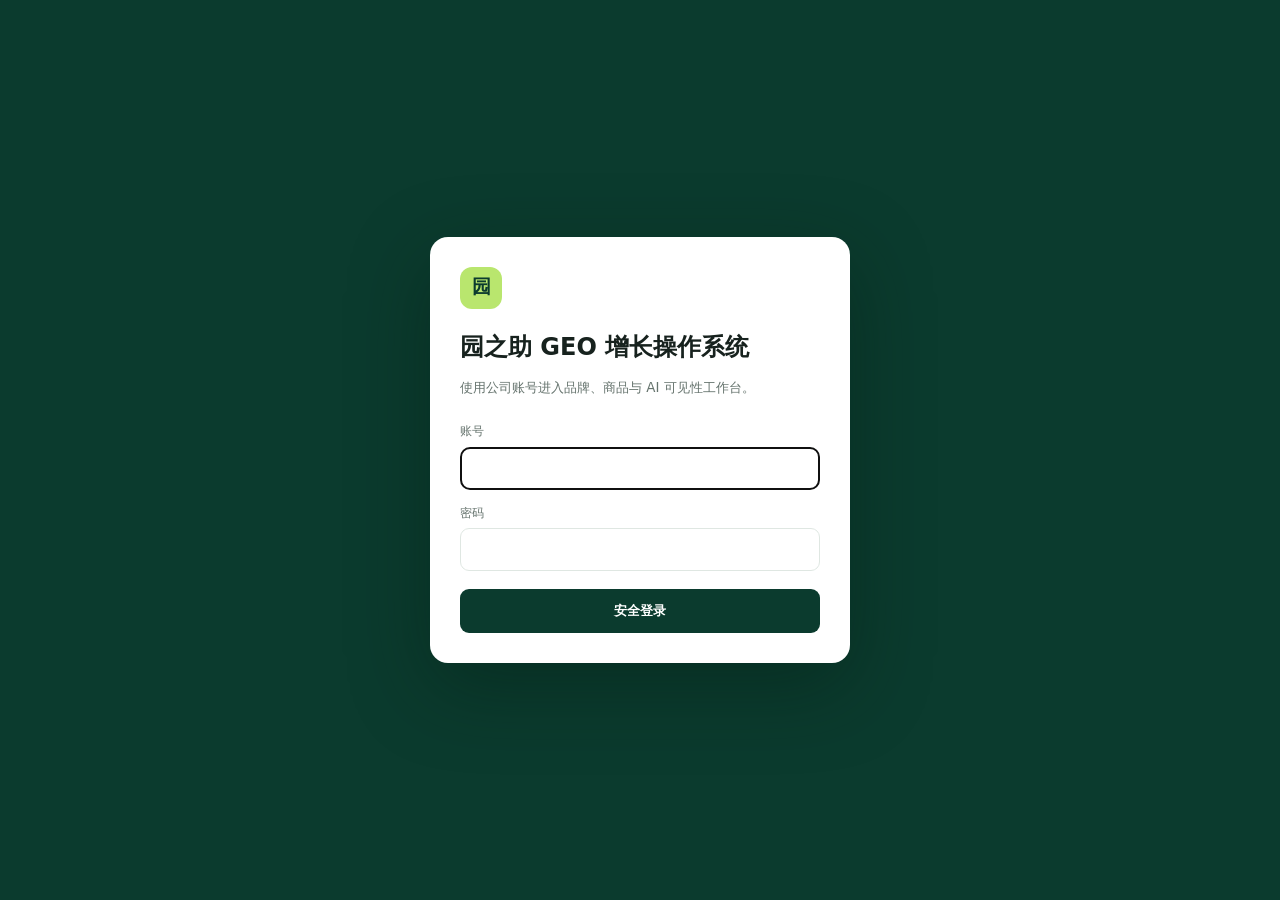
<file: login.html>
<!doctype html><html lang="zh-CN"><head><meta charset="utf-8"><meta name="viewport" content="width=device-width,initial-scale=1"><title>登录 · 园之助 GEO</title><link rel="stylesheet" href="styles_v3.css"><style>body{min-height:100vh;display:grid;place-items:center;background:#0b3b2e}.login{width:min(420px,calc(100% - 32px));background:#fff;border-radius:18px;padding:30px;box-shadow:0 24px 80px #001b1266}.login .brand-mark{margin-bottom:20px}.login h1{font-size:1.5rem;margin:0 0 6px}.login p{color:#65736d;font-size:.84rem}.login form{display:grid;gap:14px;margin-top:24px}.login label{font-size:.78rem;color:#65736d}.login input{display:block;width:100%;margin-top:6px;padding:11px;border:1px solid #dfe7e2;border-radius:9px}.login button{margin-top:4px;padding:11px}.error{color:#b13f38;background:#ffedeb;border-radius:8px;padding:9px;font-size:.78rem}</style></head><body><main class="login"><span class="brand-mark">园</span><h1>园之助 GEO 增长操作系统</h1><p>使用公司账号进入品牌、商品与 AI 可见性工作台。</p><form id="login-form"><label>账号<input name="username" autocomplete="username" required autofocus></label><label>密码<input name="password" type="password" autocomplete="current-password" required></label><div class="error hidden" id="error"></div><button class="primary">安全登录</button></form></main><script src="login.js"></script></body></html>
</file>
<file: styles_v3.css>
:root{--ink:#17221e;--muted:#65736d;--line:#dfe7e2;--paper:#f4f7f5;--card:#fff;--green:#0b3b2e;--green2:#176c50;--lime:#b9e66e;--soft:#e8f2ec;--amber:#d88b22;--red:#c64b42;--blue:#386a8c;--shadow:0 10px 32px rgba(22,49,39,.07)}*{box-sizing:border-box}html{font-size:16px}body{margin:0;background:var(--paper);color:var(--ink);font-family:Inter,"PingFang SC","Microsoft YaHei",system-ui,sans-serif;line-height:1.5}button,input,select{font:inherit}button{cursor:pointer}.app-shell{display:grid;grid-template-columns:248px minmax(0,1fr);min-height:100vh}.sidebar{position:sticky;top:0;height:100vh;background:var(--green);color:#fff;padding:28px 18px 20px;display:flex;flex-direction:column}.brand-lockup{display:flex;align-items:center;gap:12px;padding:0 10px 30px}.brand-mark{width:42px;height:42px;border-radius:12px;display:grid;place-items:center;background:var(--lime);color:var(--green);font-weight:900;font-size:1.2rem}.brand-lockup b{display:block;font-size:1.1rem}.brand-lockup small{color:#a9c2b8;font-size:.75rem;letter-spacing:.08em}.sidebar nav{display:grid;gap:5px}.nav-item{border:0;background:transparent;color:#c2d2cc;padding:12px 13px;border-radius:10px;text-align:left;display:flex;gap:12px;align-items:center;font-size:.9rem}.nav-item span{font-size:.68rem;color:#79998c;letter-spacing:.08em}.nav-item:hover,.nav-item.active{background:#17513f;color:#fff}.nav-item.active span{color:var(--lime)}.sidebar-foot{margin-top:auto;border-top:1px solid #2b5a4a;padding:18px 9px 0;display:flex;gap:10px;align-items:center}.sidebar-foot b,.sidebar-foot small{display:block}.sidebar-foot b{font-size:.82rem}.sidebar-foot small{font-size:.7rem;color:#9db8ad}.live-dot{width:8px;height:8px;border-radius:50%;background:var(--lime);box-shadow:0 0 0 5px rgba(185,230,110,.12)}main{min-width:0;padding:0 34px 50px}.topbar{height:96px;display:flex;align-items:center;border-bottom:1px solid var(--line);margin-bottom:26px;gap:14px}.topbar h1{font-size:1.55rem;margin:2px 0 0;letter-spacing:-.03em}.eyebrow{font-size:.67rem;letter-spacing:.13em;font-weight:800;color:var(--green2);margin:0;text-transform:uppercase}.top-actions{margin-left:auto;display:flex;align-items:center;gap:9px}.sample-badge,.count{font-size:.72rem;padding:5px 9px;border-radius:20px;background:#edf1ef;color:var(--muted);white-space:nowrap}.count.danger{background:#fff0ed;color:var(--red)}button.primary,button.ghost,.text-btn{border-radius:9px;padding:9px 13px;border:1px solid transparent;font-weight:700;font-size:.84rem}button.primary{background:var(--green);color:#fff}button.primary:hover{background:#14523f}button.ghost{background:#fff;border-color:var(--line);color:var(--ink)}.text-btn{background:transparent;color:var(--green2);padding:6px}.menu-btn{display:none;border:0;background:transparent;font-size:1.4rem}.view{display:none}.view.active{display:block}.market-switch,.tabs,.task-filters{display:inline-flex;background:#e7ece9;border-radius:10px;padding:4px;gap:3px}.market-switch{margin-bottom:18px}.market-switch button,.tabs button,.task-filters button{border:0;background:transparent;border-radius:7px;padding:8px 12px;color:var(--muted);font-size:.82rem}.market-switch button.active,.tabs button.active,.task-filters button.active{background:#fff;color:var(--green);font-weight:800;box-shadow:0 2px 10px rgba(27,55,44,.06)}.metric-grid{display:grid;grid-template-columns:repeat(6,1fr);gap:12px;margin-bottom:16px}.metric-card{background:var(--card);border:1px solid var(--line);border-radius:13px;padding:16px}.metric-card small{display:block;color:var(--muted);font-size:.72rem;min-height:32px}.metric-card b{font-size:1.5rem;display:block;margin:7px 0 3px;letter-spacing:-.04em}.delta{font-size:.7rem;color:var(--green2)}.delta.down{color:var(--red)}.command-grid{display:grid;grid-template-columns:1.05fr 1.05fr .9fr;gap:14px}.panel,.table-card{background:var(--card);border:1px solid var(--line);border-radius:14px;box-shadow:var(--shadow)}.panel{padding:18px}.panel-head,.section-intro,.view-toolbar{display:flex;align-items:center;justify-content:space-between;gap:18px}.panel-head{margin-bottom:13px}.panel h2,.section-intro h2{font-size:1.03rem;margin:2px 0}.section-intro{margin-bottom:20px}.section-intro h2{font-size:1.3rem}.section-intro p:not(.eyebrow){margin:5px 0 0;color:var(--muted);font-size:.86rem}.signal,.priority-row,.claim-row,.conflict-row,.outcome-row{display:flex;gap:11px;padding:12px 0;border-top:1px solid #edf1ef}.signal:first-child,.priority-row:first-child,.claim-row:first-child,.conflict-row:first-child{border-top:0}.signal-icon{width:28px;height:28px;border-radius:8px;background:#fff1e5;color:var(--amber);display:grid;place-items:center;flex:0 0 auto;font-weight:900}.signal.danger .signal-icon{background:#ffedeb;color:var(--red)}.signal b,.priority-row b,.claim-row b,.conflict-row b{display:block;font-size:.84rem}.signal small,.priority-row small,.claim-row small,.conflict-row small{color:var(--muted);font-size:.72rem}.priority-rank{font-size:.7rem;font-weight:900;color:var(--green2);padding-top:2px}.priority-row button{margin-left:auto;align-self:center}.radar{height:180px;position:relative;margin-top:4px;background:radial-gradient(circle,#fff 0 14%,transparent 15%),radial-gradient(circle,transparent 0 31%,#dbe6e0 32% 32.8%,transparent 33%),radial-gradient(circle,transparent 0 55%,#dbe6e0 56% 56.8%,transparent 57%),radial-gradient(circle,transparent 0 79%,#dbe6e0 80% 80.8%,transparent 81%);border-radius:50%}.radar::before,.radar::after{content:"";position:absolute;background:#e5ebe8}.radar::before{width:1px;height:100%;left:50%}.radar::after{height:1px;width:100%;top:50%}.radar-dot{position:absolute;width:13px;height:13px;border-radius:50%;background:var(--lime);border:3px solid var(--green);z-index:1}.radar-dot.hot{width:17px;height:17px;background:#ffb44a}.radar-labels{display:flex;flex-wrap:wrap;gap:6px;margin-top:10px}.radar-labels span{background:#f0f5f2;border-radius:20px;padding:5px 8px;font-size:.68rem}.battle-grid{display:grid;grid-template-columns:repeat(3,1fr);gap:14px;margin-top:14px}.battle-card{background:var(--green);color:#fff;border-radius:14px;padding:18px;min-height:145px;position:relative;overflow:hidden}.battle-card:nth-child(2){background:#244f69}.battle-card:nth-child(3){background:#342f3e}.battle-card::after{content:"";position:absolute;width:120px;height:120px;border:22px solid rgba(255,255,255,.06);border-radius:50%;right:-55px;bottom:-70px}.battle-card small{color:#b9ccc5}.battle-card h3{margin:8px 0;font-size:1.05rem}.battle-card strong{font-size:1.7rem}.battle-card p{font-size:.76rem;color:#c9dad4;margin:3px 0}.view-toolbar{margin-bottom:17px}.filter-bar{display:grid;grid-template-columns:2fr 1fr 1fr;gap:10px;margin-bottom:12px}.filter-bar input,.filter-bar select,.scan-form input,.section-intro select,.modal input,.modal select,.modal textarea{border:1px solid var(--line);background:#fff;border-radius:9px;padding:10px 11px;color:var(--ink);width:100%}.table-card{overflow:auto;box-shadow:none}table{border-collapse:collapse;width:100%;min-width:850px}th,td{text-align:left;border-bottom:1px solid #edf1ef;padding:13px 14px;font-size:.78rem}th{color:var(--muted);font-size:.68rem;letter-spacing:.04em;background:#fafcfb}.question-cell{max-width:340px}.question-cell b{display:block;font-size:.83rem}.question-cell small{color:var(--muted)}.status-pill{display:inline-block;border-radius:20px;padding:4px 8px;font-size:.68rem;background:#edf1ef}.status-pill.good{background:#e1f3e8;color:#176343}.status-pill.bad{background:#ffedeb;color:#a73e37}.score{font-weight:900;color:var(--green)}td button{border:0;background:transparent;color:var(--green2);font-weight:800}.tab-pane{display:none}.tab-pane.active{display:block}.answer-lab,.source-layout{display:grid;grid-template-columns:1.1fr .9fr;gap:15px}.answer-card{padding:19px;background:#fff;border:1px solid var(--line);border-radius:14px}.answer-card h3{font-size:1rem;margin:5px 0 12px}.answer-copy{background:#f7f9f8;border-left:3px solid var(--green2);padding:14px;border-radius:0 8px 8px 0;font-size:.85rem;line-height:1.8}.answer-meta{display:flex;gap:7px;flex-wrap:wrap;margin-top:12px}.answer-meta span{font-size:.68rem;background:#edf3ef;padding:5px 8px;border-radius:20px}.source-bar{margin:13px 0}.source-bar div{display:flex;justify-content:space-between;font-size:.76rem;margin-bottom:4px}.source-bar i{height:7px;display:block;border-radius:10px;background:#edf1ef;overflow:hidden}.source-bar i::after{content:"";display:block;height:100%;width:var(--w);background:var(--green2);border-radius:10px}.truth-metrics{display:grid;grid-template-columns:repeat(4,1fr);gap:12px;margin-bottom:14px}.truth-stat{background:#fff;border:1px solid var(--line);border-radius:13px;padding:16px}.truth-stat b{font-size:1.3rem;display:block}.truth-stat small{color:var(--muted)}.split-layout{display:grid;grid-template-columns:1.2fr .8fr;gap:14px}.legend{font-size:.68rem;color:var(--muted)}.legend i{display:inline-block;width:7px;height:7px;border-radius:50%;margin:0 4px 0 8px}.legend .ok{background:var(--green2)}.legend .warn{background:var(--amber)}.claim-row,.conflict-row{align-items:flex-start}.row-status{width:8px;height:8px;border-radius:50%;background:var(--green2);margin-top:6px;flex:0 0 auto}.row-status.warn{background:var(--amber)}.claim-row time{margin-left:auto;color:var(--muted);font-size:.68rem}.platform-chips{display:flex;gap:4px;flex-wrap:wrap;margin-top:5px}.platform-chips span{background:#edf1ef;border-radius:4px;padding:2px 5px;font-size:.62rem}.workflow-strip{display:flex;align-items:center;background:#fff;border:1px solid var(--line);padding:13px 16px;border-radius:13px;margin-bottom:14px;gap:12px;overflow:auto}.workflow-strip div{display:flex;align-items:center;gap:7px;white-space:nowrap;font-size:.76rem;color:var(--muted)}.workflow-strip div span{width:24px;height:24px;border-radius:50%;display:grid;place-items:center;background:#edf1ef;font-weight:800}.workflow-strip div.active{color:var(--green);font-weight:800}.workflow-strip div.active span{background:var(--lime)}.workflow-strip i{color:#aab7b2}.content-grid,.task-board{display:grid;grid-template-columns:repeat(3,1fr);gap:13px}.content-card,.task-card{background:#fff;border:1px solid var(--line);border-radius:13px;padding:16px}.card-top{display:flex;justify-content:space-between;align-items:center}.content-card h3,.task-card h3{font-size:.92rem;margin:12px 0 7px}.content-card p,.task-card p{font-size:.76rem;color:var(--muted)}.progress{height:6px;background:#edf1ef;border-radius:10px;overflow:hidden;margin:13px 0}.progress i{display:block;height:100%;background:var(--green2);width:var(--w)}.card-foot{display:flex;justify-content:space-between;align-items:center;font-size:.69rem;color:var(--muted)}.channel-hero{display:grid;grid-template-columns:1.1fr .9fr;gap:14px}.channel-main{background:var(--green);color:#fff;border-radius:16px;padding:24px}.channel-main .eyebrow{color:var(--lime)}.channel-main h2{font-size:1.35rem;margin:7px 0}.channel-main p{color:#c4d7d0;font-size:.84rem;max-width:650px}.channel-kpis{display:grid;grid-template-columns:repeat(3,1fr);gap:8px;margin-top:20px}.channel-kpis div{background:rgba(255,255,255,.08);padding:12px;border-radius:9px}.channel-kpis b,.channel-kpis small{display:block}.channel-kpis b{font-size:1.2rem}.channel-kpis small{color:#b8ccc4;font-size:.67rem}.channel-side{display:grid;gap:12px}.scan-form{display:grid;grid-template-columns:1.4fr 1fr auto;gap:12px;align-items:end;margin-bottom:13px}.scan-form label{font-size:.74rem;color:var(--muted)}.scan-form input{display:block;margin-top:5px}.hidden{display:none!important}.scan-status{padding:13px;background:#fff4df;border:1px solid #f0d5a2;border-radius:10px;margin:10px 0;font-size:.82rem}.scan-output{background:#fff;border:1px solid var(--line);border-radius:14px;padding:20px}.scan-score{display:flex;gap:18px;align-items:center}.score-orb{width:78px;height:78px;border-radius:50%;display:grid;place-items:center;background:var(--green);color:#fff}.score-orb b{font-size:1.6rem}.scan-facts{display:flex;gap:8px;flex-wrap:wrap;margin:10px 0}.scan-facts span{font-size:.7rem;background:#edf1ef;padding:5px 8px;border-radius:20px}.issue-list{display:grid;grid-template-columns:repeat(2,1fr);gap:8px;margin-top:14px}.issue{padding:11px;background:#faf5ee;border-radius:8px;font-size:.75rem}.task-card{position:relative}.task-card.done{opacity:.58}.task-card .impact{font-size:.68rem;color:var(--green2);font-weight:800}.task-card button{width:100%;border:1px solid var(--line);background:#fff;padding:8px;border-radius:8px;color:var(--green);font-weight:800}.funnel{display:grid;grid-template-columns:repeat(5,1fr);gap:0;margin:8px 0 16px}.funnel-step{background:#fff;border:1px solid var(--line);padding:18px;position:relative}.funnel-step:first-child{border-radius:13px 0 0 13px}.funnel-step:last-child{border-radius:0 13px 13px 0}.funnel-step:not(:last-child)::after{content:"›";position:absolute;right:-7px;top:27px;z-index:1;background:var(--paper);color:var(--muted);width:14px;text-align:center}.funnel-step b{display:block;font-size:1.3rem}.funnel-step small{color:var(--muted);font-size:.7rem}.chart{height:220px;display:flex;align-items:end;gap:10px;padding:20px 5px 0}.chart-bar{flex:1;background:linear-gradient(var(--lime),var(--green2));height:var(--h);border-radius:6px 6px 0 0;position:relative}.chart-bar span{position:absolute;bottom:-23px;width:100%;text-align:center;font-size:.65rem;color:var(--muted)}.outcome-row{justify-content:space-between}.outcome-row span{font-size:.78rem}.outcome-row b{font-size:.88rem}.modal-backdrop{position:fixed;inset:0;background:rgba(6,25,18,.6);z-index:20;display:grid;place-items:center;padding:20px}.modal{width:min(620px,100%);max-height:88vh;overflow:auto;background:#fff;border-radius:16px;padding:24px;position:relative;box-shadow:0 24px 70px rgba(0,0,0,.25)}.modal-close{position:absolute;right:13px;top:10px;border:0;background:transparent;font-size:1.6rem;color:var(--muted)}.modal h2{margin:0 0 5px}.modal .modal-sub{color:var(--muted);font-size:.82rem}.modal form{display:grid;gap:12px;margin-top:18px}.modal label{font-size:.75rem;color:var(--muted)}.modal textarea{min-height:100px;resize:vertical}.modal-actions{display:flex;justify-content:flex-end;gap:8px;margin-top:6px}.detail-grid{display:grid;grid-template-columns:repeat(2,1fr);gap:8px;margin:16px 0}.detail-grid div{background:#f3f6f4;padding:10px;border-radius:8px}.detail-grid small,.detail-grid b{display:block}.detail-grid small{color:var(--muted);font-size:.68rem}.detail-grid b{font-size:.82rem;margin-top:3px}.toast{position:fixed;right:24px;bottom:24px;background:var(--green);color:#fff;padding:11px 15px;border-radius:9px;box-shadow:var(--shadow);z-index:30;font-size:.82rem}
@media(max-width:1200px){.metric-grid{grid-template-columns:repeat(3,1fr)}.command-grid{grid-template-columns:1fr 1fr}.opportunity-panel{grid-column:1/-1}.radar{height:150px;width:150px;margin:auto}.content-grid,.task-board{grid-template-columns:repeat(2,1fr)}}
@media(max-width:850px){.app-shell{grid-template-columns:1fr}.sidebar{position:fixed;z-index:10;transform:translateX(-100%);transition:.2s;width:248px}.sidebar.open{transform:translateX(0)}main{padding:0 16px 35px}.menu-btn{display:block}.topbar{height:80px}.top-actions .sample-badge,.top-actions .ghost{display:none}.command-grid,.battle-grid,.split-layout,.answer-lab,.source-layout,.channel-hero{grid-template-columns:1fr}.metric-grid{grid-template-columns:repeat(2,1fr)}.filter-bar,.scan-form{grid-template-columns:1fr}.truth-metrics{grid-template-columns:repeat(2,1fr)}.content-grid,.task-board{grid-template-columns:1fr}.funnel{grid-template-columns:1fr}.funnel-step{border-radius:0!important}.funnel-step:not(:last-child)::after{display:none}.issue-list{grid-template-columns:1fr}}
@media(max-width:520px){.metric-grid,.truth-metrics{grid-template-columns:1fr}.topbar h1{font-size:1.2rem}.top-actions button.primary{display:none}.section-intro,.view-toolbar{align-items:flex-start;flex-direction:column}.market-switch,.tabs{display:flex;width:100%;overflow:auto}.channel-kpis{grid-template-columns:1fr}.detail-grid{grid-template-columns:1fr}}
.brand-lab{padding:24px}.brand-step{display:flex;align-items:center;gap:11px;margin:22px 0 10px;padding-top:18px;border-top:1px solid var(--line)}.brand-step span{width:28px;height:28px;border-radius:50%;display:grid;place-items:center;background:var(--green);color:#fff;font-weight:900}.brand-step b,.brand-step small{display:block}.brand-step small,.inline-actions span,.brand-submit small{color:var(--muted);font-size:.72rem}.brand-lab label{font-size:.74rem;color:var(--muted)}.brand-lab input,.brand-lab textarea{display:block;width:100%;margin-top:5px;border:1px solid var(--line);border-radius:10px;padding:11px;background:#fbfdfc;font:inherit}.brand-evidence-input{grid-template-columns:.7fr 1.3fr}.inline-actions,.brand-submit{display:flex;align-items:center;gap:12px}.evidence-grid{display:grid;gap:8px;margin-top:12px}.evidence-card{display:grid;grid-template-columns:1fr auto;gap:8px;background:#f5f8f6;border:1px solid var(--line);border-radius:10px;padding:11px 13px}.evidence-card b,.evidence-card small{display:block}.evidence-card small{color:var(--muted);font-size:.7rem;word-break:break-all}.evidence-score{font-weight:900;color:var(--green2)}.brand-submit{margin-top:14px}.brand-submit .primary{padding:12px 18px}@media(max-width:850px){.brand-evidence-input{grid-template-columns:1fr}.inline-actions,.brand-submit{align-items:flex-start;flex-direction:column}}
.internet-prediction{display:flex;align-items:center;gap:12px;padding:15px;border-radius:12px;background:linear-gradient(135deg,var(--green),var(--green2));color:#fff}.internet-prediction small{color:#c7ddd5}.internet-prediction b{font-size:1.8rem}.internet-prediction span{margin-left:auto;font-size:.75rem}
</file>
